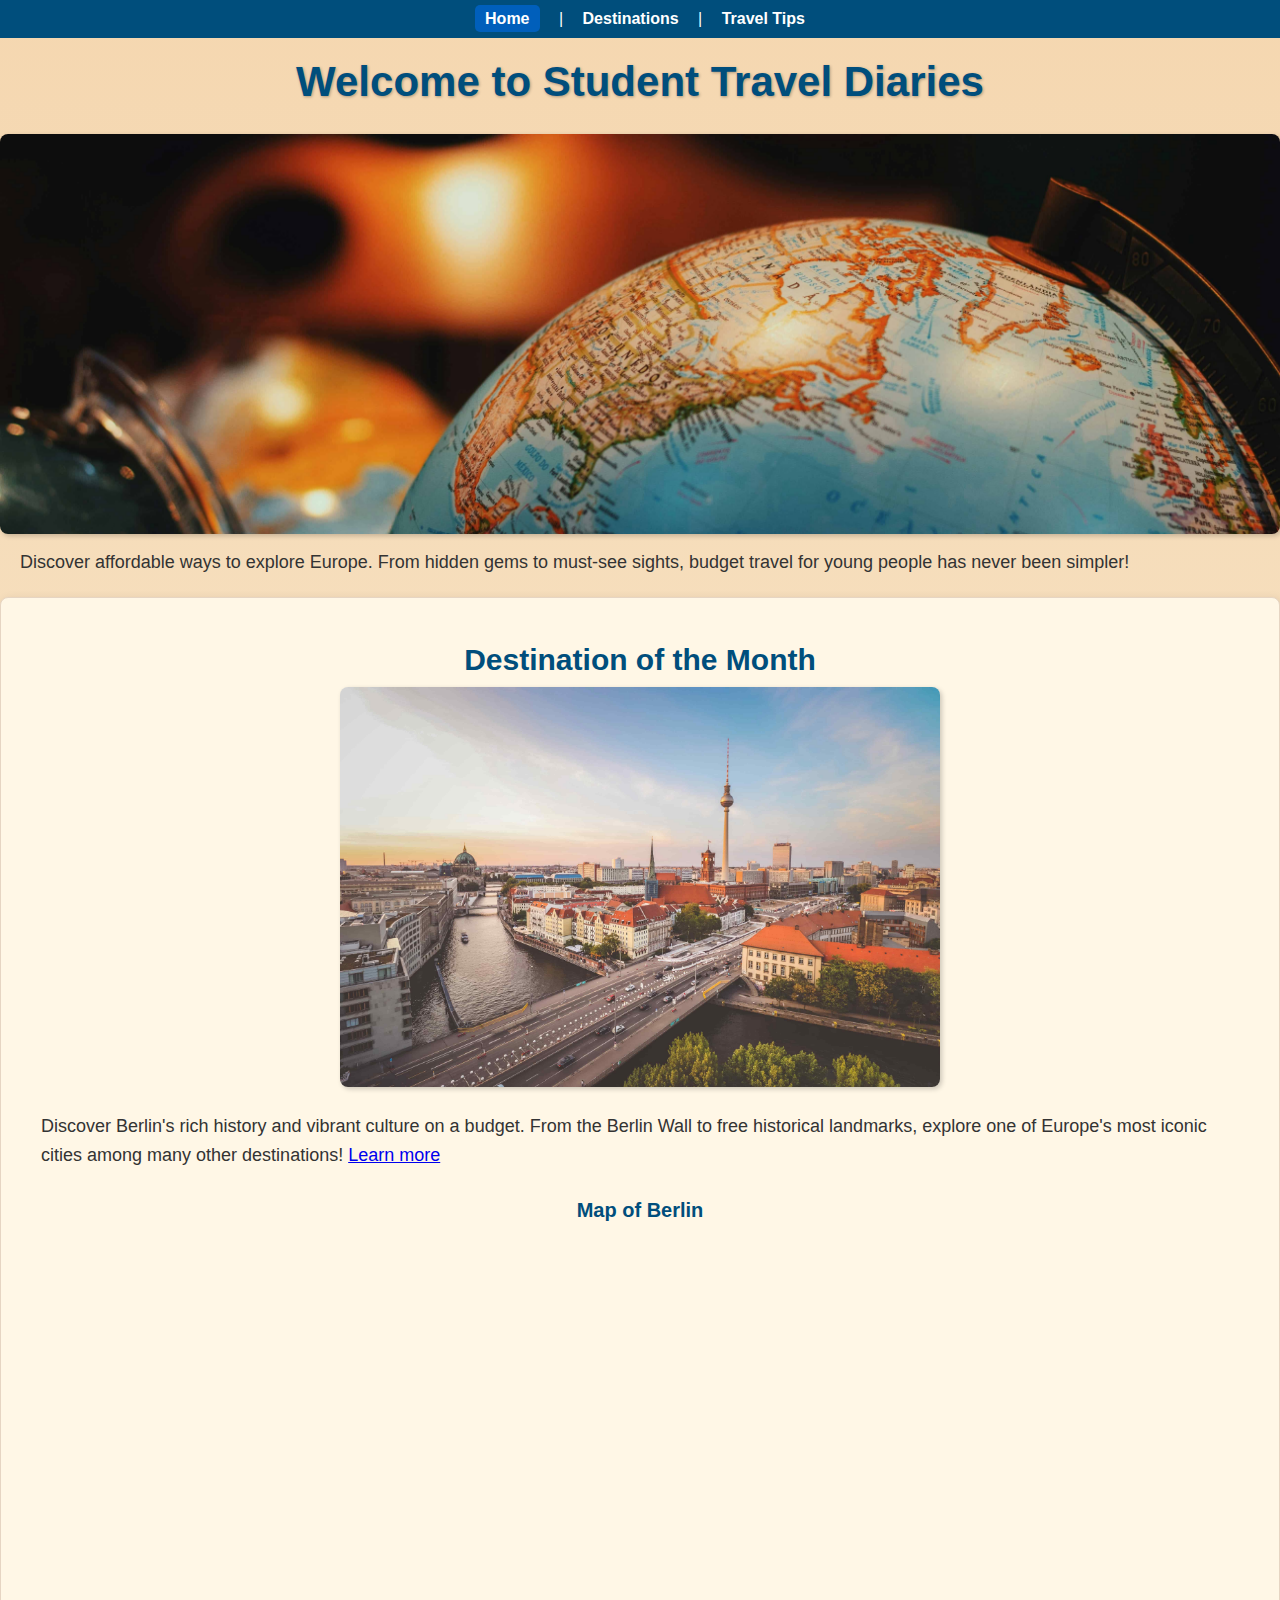
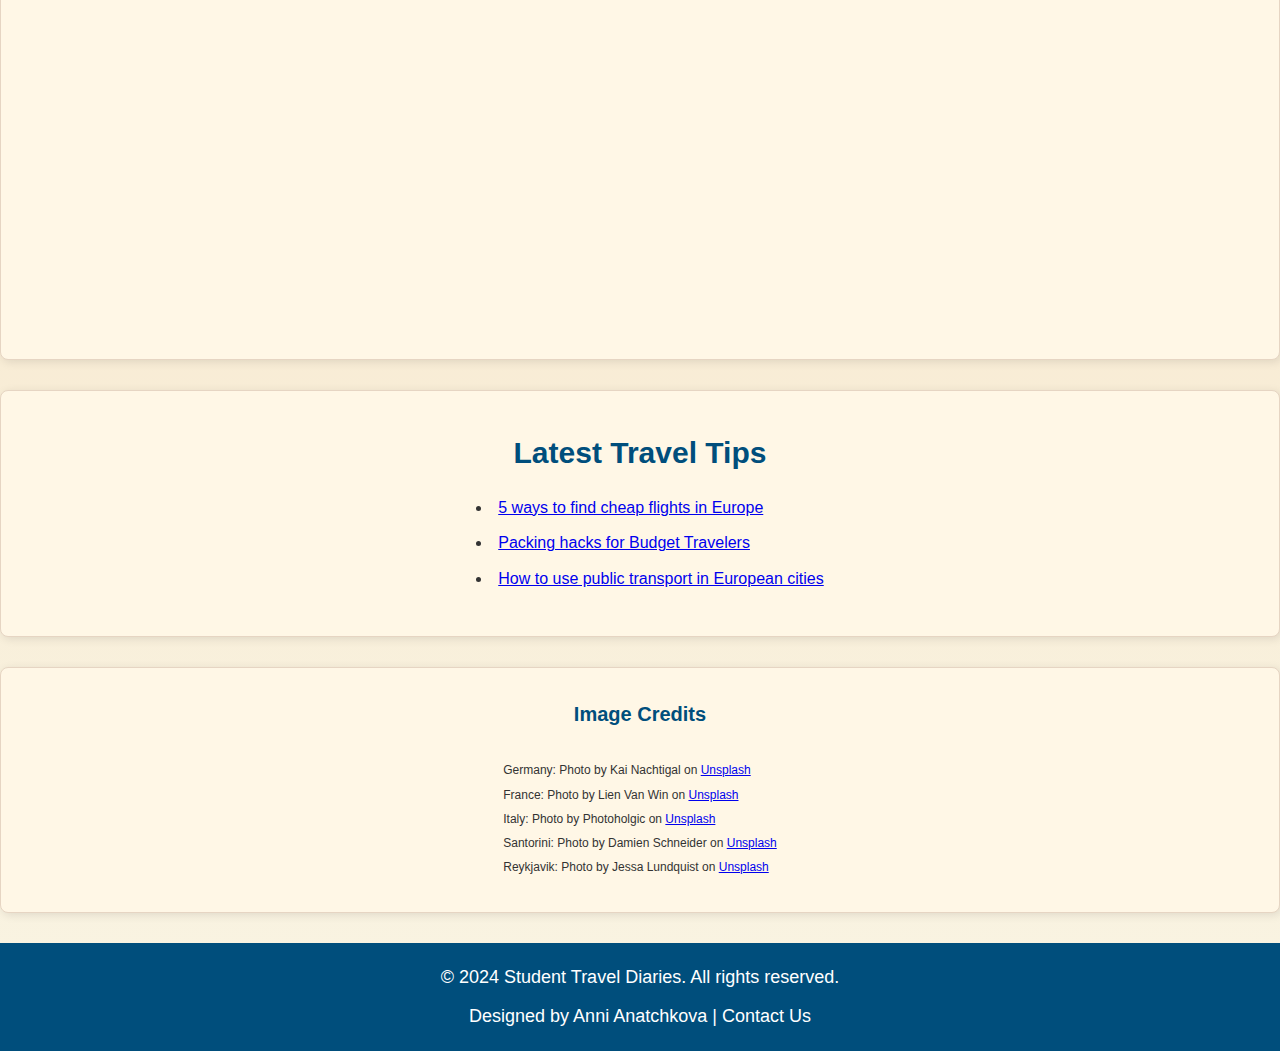
<file: index.html>
<!DOCTYPE html>
<html lang="en">
<head>
    <meta charset="UTF-8">
    <meta name="viewport" content="width=device-width, initial-scale=1.0">
    <meta name="description" content="Discover budget-friendly travel tips and destination guides across Europe. Perfect for students and budget-conscious travelers looking to explore Europe on a budget.">
    <meta name="keywords" content="budget travel, European travel, student travel, affordable trips, travel tips, destination guides">
    <meta name="author" content="Anni Anatchkova">
    <title>Student Travel Diaries | Budget-Friendly European Travel Tips</title>
    <link rel="stylesheet" href="style.css">
</head>
<body>
    <nav>
        <a href="index.html" class="active">Home</a> |
        <a href="one.html">Destinations</a> |
        <a href="two.html">Travel Tips</a>
    </nav>

    <h1>Welcome to Student Travel Diaries</h1>
    <img src="juliana-kozoski-banner.jpg" alt="A colorful globe showcasing world destinations" style="width: 100%; max-height: 400px; object-fit: cover;">
    <p>Discover affordable ways to explore Europe. From hidden gems to must-see sights, budget travel for young people has never been simpler!</p>

    
    <section>
        <h2>Destination of the Month</h2>
        <img src="florian-wehde-berlin.jpg" alt = "Berlin landscape" style="width: 100%; max-width: 600px;">
        <p>Discover Berlin's rich history and vibrant culture on a budget. From the Berlin Wall to free historical landmarks, explore one of Europe's most iconic cities among many other destinations! <a href = "one.html">Learn more</a></p>

         <!-- Embed Google Map -->
    <h3>Map of Berlin</h3>
    
    <div class="responsive-embed">
        <iframe 
            src="https://www.google.com/maps/embed?pb=!1m18!1m12!1m3!1d2410.568640678182!2d13.388859415668035!3d52.517036579811004!2m3!1f0!2f0!3f0!3m2!1i1024!2i768!4f13.1!3m3!1m2!1s0x47a851e13a2e3e6b%3A0xb5f85868d4eae18c!2sBrandenburg%20Gate!5e0!3m2!1sen!2sde!4v1636738221343!5m2!1sen!2sde" 
            allowfullscreen="" 
            loading="lazy">
        </iframe>
    </div>
    
    </section>

    <section>
        <h2>Latest Travel Tips</h2>
        <ul>
            <li><a href="two.html#flights">5 ways to find cheap flights in Europe</a></li>
            <li><a href="two.html#packing">Packing hacks for Budget Travelers</a></li>
            <li><a href="two.html#transport">How to use public transport in European cities</a>
        </ul>
    </section>

    <section id="credits">
        <h3>Image Credits</h3>
        <ul>
            <li>Germany: Photo by Kai Nachtigal on <a href="https://unsplash.com/" target="_blank">Unsplash</a></li>
        <li>France: Photo by Lien Van Win on <a href="https://unsplash.com/" target="_blank">Unsplash</a></li>
        <li>Italy: Photo by Photoholgic on <a href="https://unsplash.com/" target="_blank">Unsplash</a></li>
        <li>Santorini: Photo by Damien Schneider on <a href="https://unsplash.com/" target="_blank">Unsplash</a></li>
        <li>Reykjavik: Photo by Jessa Lundquist on <a href="https://unsplash.com/" target="_blank">Unsplash</a></li>  
        </ul>
    </section>

    <footer>
        <p>&copy; 2024 Student Travel Diaries. All rights reserved.</p>
        <p>Designed by Anni Anatchkova | <a href="mailto:contact@studenttraveldiaries.com">Contact Us</a></p>
    </footer>

    
</body>
</html>
</file>
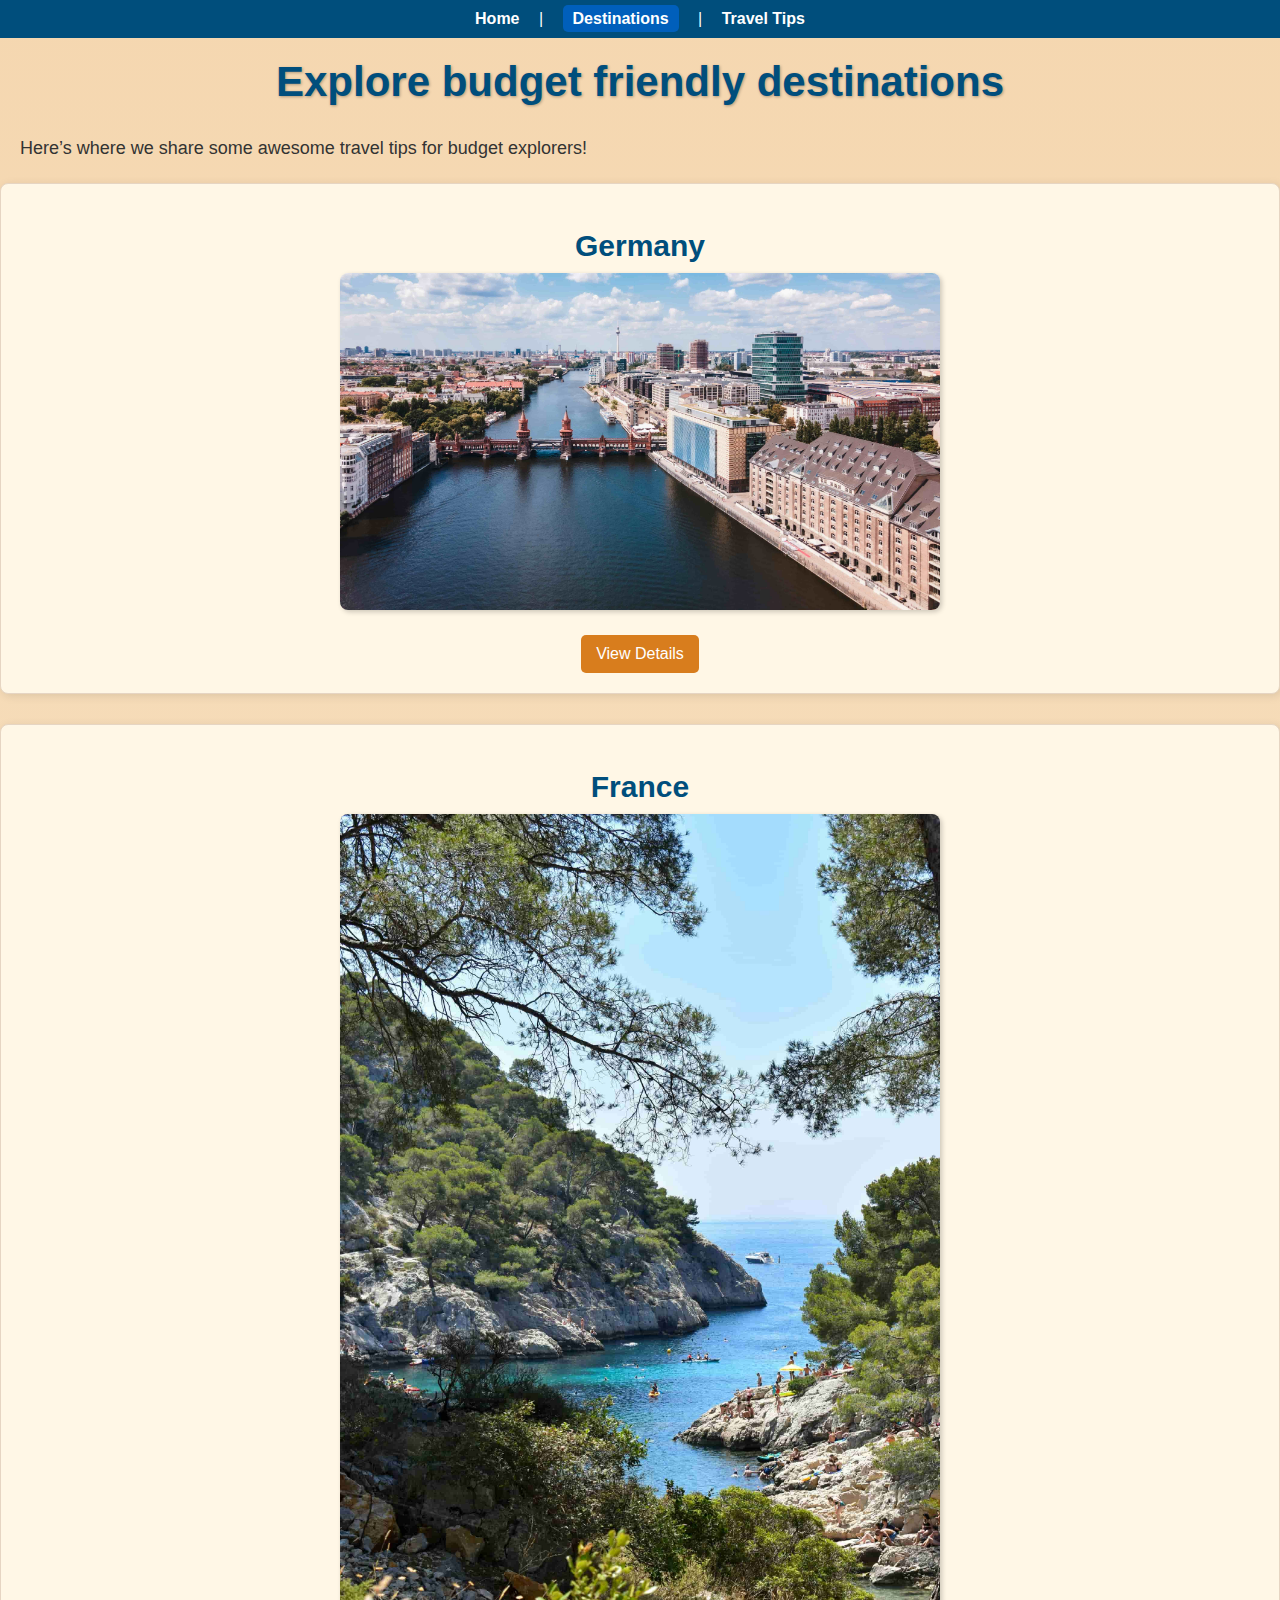
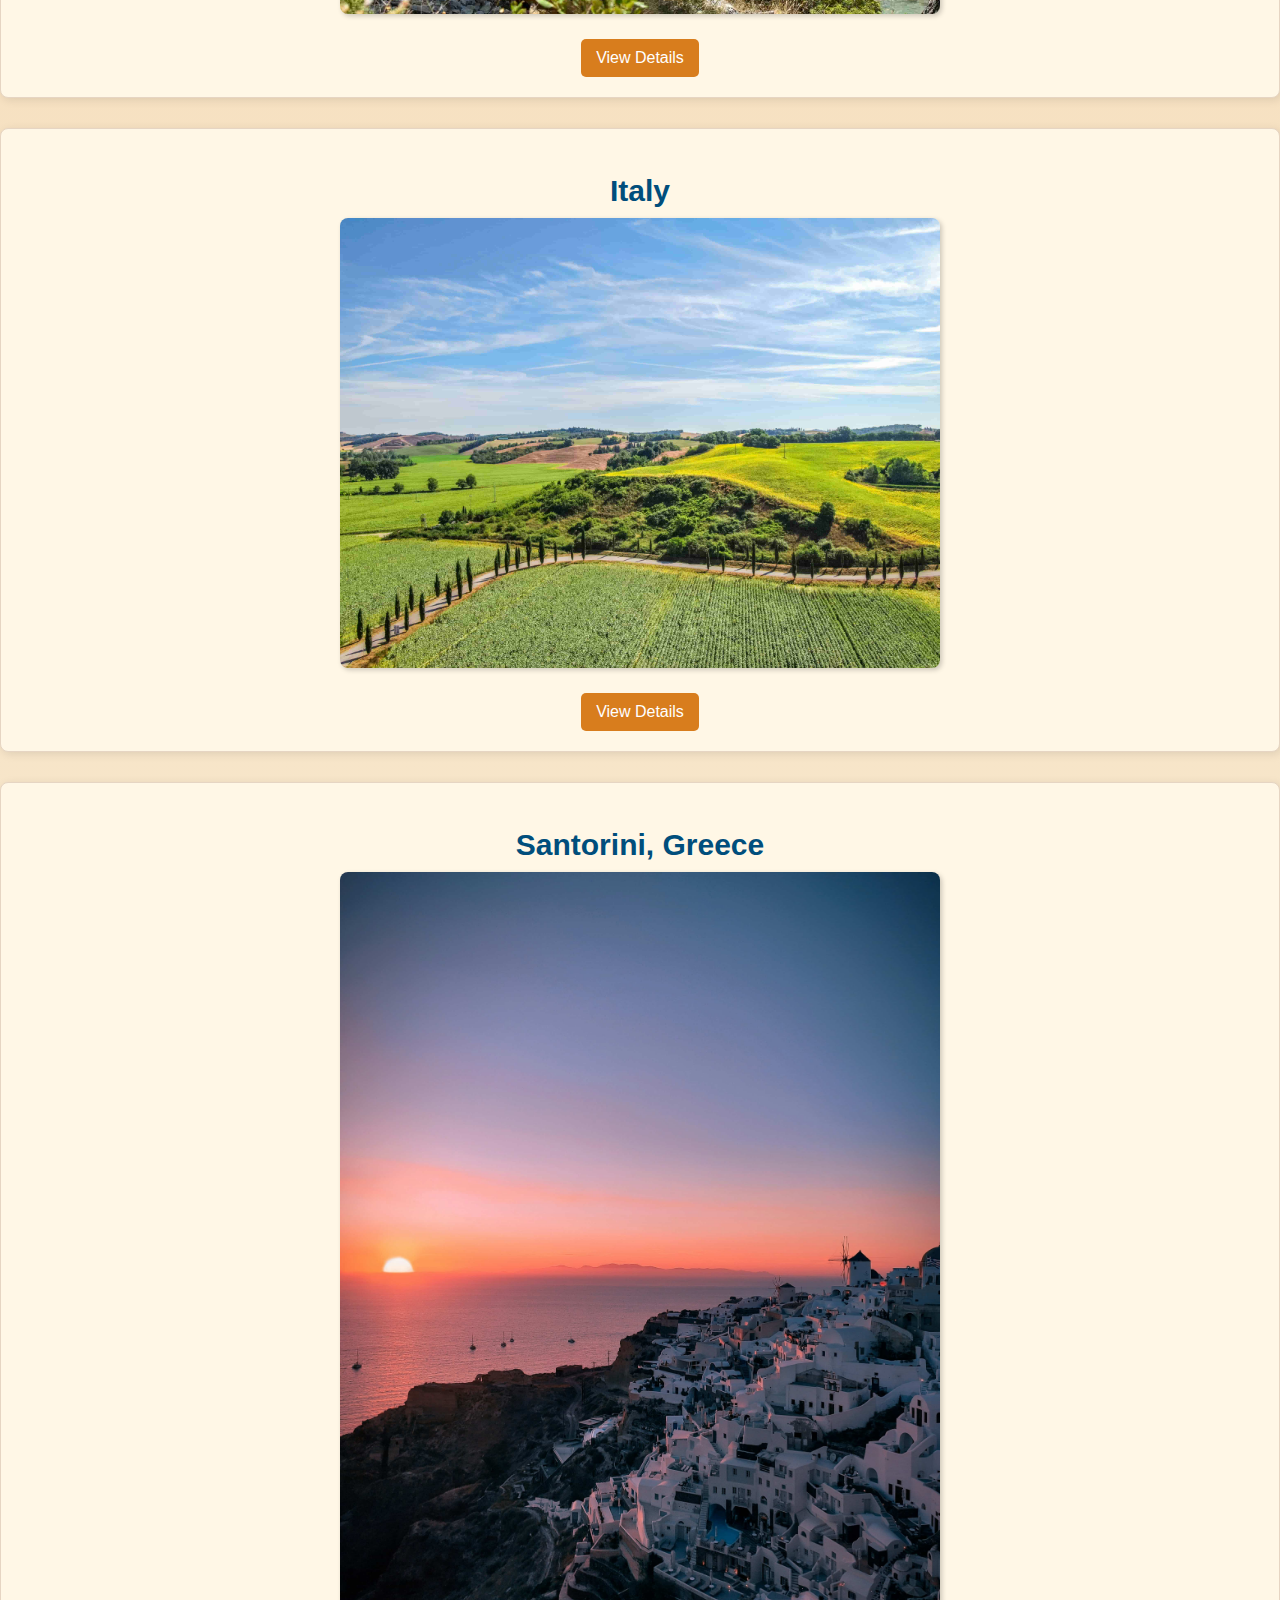
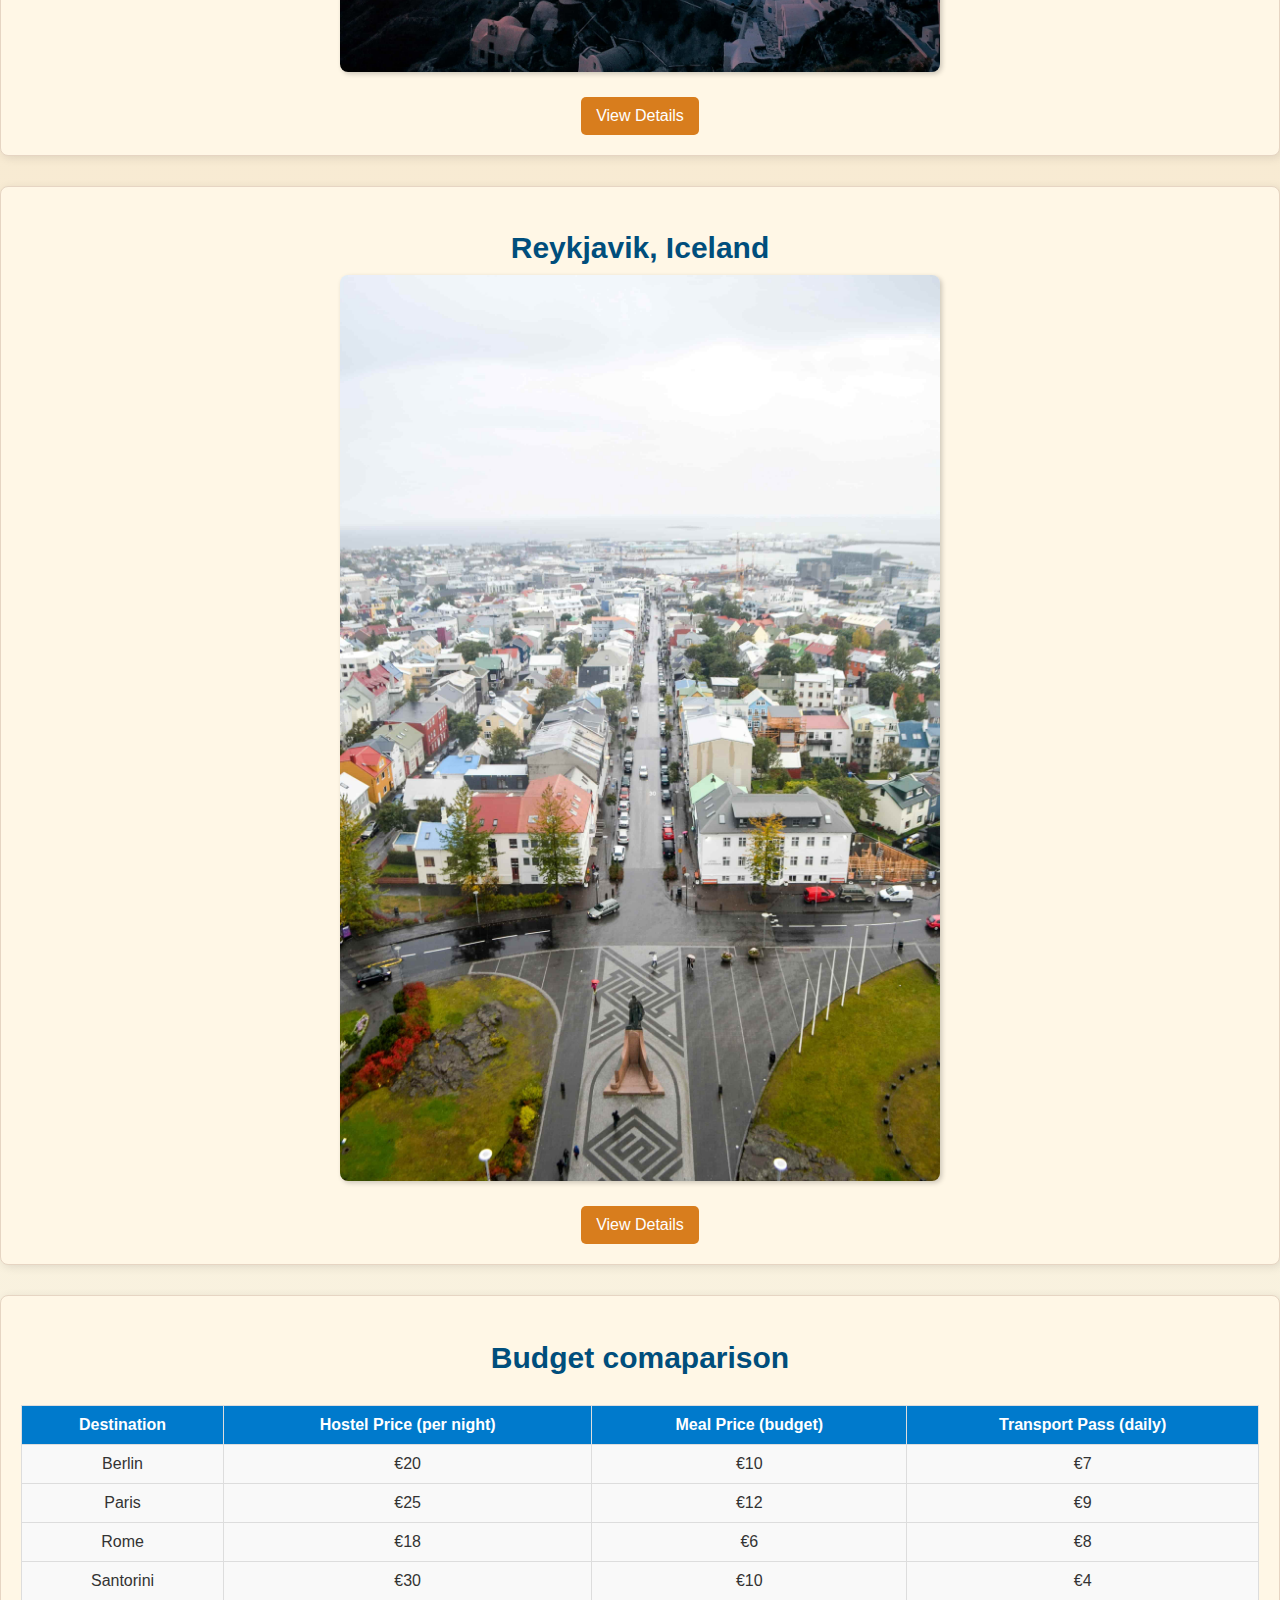
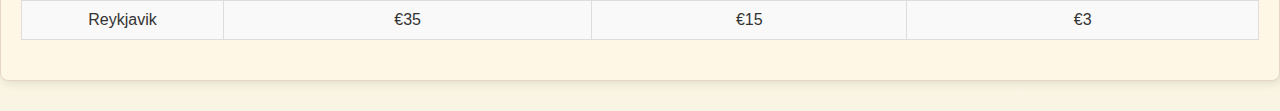
<file: one.html>
<!DOCTYPE html>
<html lang="en">
<head>
    <meta charset="UTF-8">
    <meta name="viewport" content="width=device-width, initial-scale=1.0">
    <meta name="description" content="Discover budget-friendly travel tips and destination guides across Europe. Perfect for students and budget-conscious travelers looking to explore Europe on a budget.">
    <meta name="keywords" content="budget travel, European travel, student travel, affordable trips, travel tips, destination guides">
    <meta name="author" content="Anni Anatchkova">
    <title>Page One | Student Travel Diaries</title>
    <link rel="stylesheet" href="style.css">
</head>
<body>
    <nav>
        <a href="index.html">Home</a> |
        <a href="one.html" class="active">Destinations</a> |
        <a href="two.html">Travel Tips</a>
    </nav>

    <!-- Main content for one.html -->
    <h1>Explore budget friendly destinations</h1>
    <p>Here’s where we share some awesome travel tips for budget explorers!</p>

    <section>
        <h2>Germany</h2>
        <img src="kai-nachtigal-germany-berlin.jpg" alt="Berlin skyline" style="width: 100%; max-width: 600px; border-radius: 8px;">
        <button onclick="toggleDetails('germany-details')">View Details</button>
        <div id="germany-details" style="display: none;">

            <p>
                Germany is a country that seamlessly blends history, culture, and natural beauty - all within a budget-friendly package.
                Start your journey in Berlin, where the echoes of the past come alive at landmarks like the Berlin Wall Memorial and Brandenburg Gate.
                These iconic sites are not only free to visit but also provide insights into Germany's modern history.
            </p>

            <p>
                For nature lovers, the Black Forest awaits with its fairy-tale charm. Imagine hiking through lush trails that inspired the Brothers Grimm,
                or exploring picturesque villages nestled in the hills. Munich, on the other hand, offers a laid-back Bavarian vibe with plenty of
                free and affordable attractions. Don't miss the sprawling English Garden, a perfect spot for a leisurly afternoon.
            </p>

            <p>
            Whether you’re hopping between cities with the Deutschland-Ticket or staying in cozy hostels starting at just €20 a night, Germany offers 
            an incredible adventure for budget-conscious travelers.
            </p>
        </div>
    </section>

    <section>
        <h2>France</h2>
        <img src="lien-van-win-cassis.jpg" alt="Cassis beach with turquoise water and cliffs" style="width: 100%; max-width: 600px; border-radius: 8px;">
        <button onclick="toggleDetails('france-details')">View Details</button>
        <div id ="france-details" style ="display: none;">

            <p>
                France may be synonymous with luxury, but it’s also a paradise for budget travelers who want to soak up its charm without overspending.
                In Paris, take a leisurely stroll through Montmartre, where cobblestone streets lead to quaint cafes and stunning views from the Sacré-Cœur.
                For a relaxing evening, grab a baguette and some cheese and enjoy a sunset picnic by the Seine—it’s as romantic as it is affordable.
            </p>
           
            <p>
                If you venture beyond the capital, France’s diverse regions promise unique experiences. In Lyon, the gastronomic heart of the country, 
                explore its UNESCO-listed Old Town and feast on local delicacies without breaking the bank. For those craving nature, the lavender fields 
                of Provence offer a magical escape that’s perfect for travelers looking to unplug and unwind.
            </p>

            <p>
             With affordable hostels starting at €25 a night and free museum entry on select days, France is proof that the finer things in life
             don't have to come with a hefty price tag.  
            </p>

        </div>
    </section>

    <section>
        <h2>Italy</h2>
        <img src="photoholgic-countryside-italy.jpg" alt="Countryside in Tuscany, Italy" style="width: 100%; max-width: 600px; border-radius: 8px;">
        <button onclick="toggleDetails('italy-details')">View Details</button>
        <div id="italy-details" style="display: none;">

            <p>
                Italy is a dream destination for travelers seeking history, culture and mouthwatering cuisine - all without emptying their wallets.
                Begin your journey in Rome, where ancient landamarks like the Colosseum and Roman Forum offer a glimpse into the glory of the past.
                Many of these sites can be enjoyed for free or at minimal cost with city passes.
            </p>

            <p>
                For a romantic escape, Venice is a must-visit. Wandering through its winding streets and cross iconic bridges like the Rialto.
                While gondola rides can be pricey, exploring the city by foot or vaporetto (water bus) offers just as much magic for a fraction of the cost.
            </p>

            <p>
                And don't forget Florence, the birthplace of the Renaissance. Many of its art-filled piazzas and stunning views, like the one from Piazzale Michelangelo, are completely free to enjoy.
                With affordable hostels and a world-renowned food scene, Italy proves you don't need a royal budget to live "la dolce vita."
            </p>
        </div>
    </section>

    <section>
        <h2>Santorini, Greece</h2>
        <img src="damien-schneider-santorini.jpg" alt="Santorini sunset" style="width: 100%; max-width: 600px; border-radius: 8px;">
        <button onclick="toggleDetails('santorini-details')">View Details</button>
        <div id="santorini-details" style="display: none;">
            <p>
                Santorini is the jewel of the Aegean, offering breathtaking sunsets, iconic whitewashed buildings, and an abundance of natural beauty. 
                Explore the charming streets of Oia, bask in the sun on its unique volcanic beaches, and enjoy fresh Mediterranean flavors at affordable tavernas.
            </p>
    
            <p>
                Whether you're sipping local wines at a scenic vineyard or hiking the caldera trail between Fira and Oia, there’s plenty to experience without breaking the bank.
                For budget accommodations, Santorini offers cozy guesthouses starting at just €30 a night.
            </p>
    
            <p>
                Transportation around the island is easy with budget-friendly bus services. A day pass costs only €4, making it perfect for exploring multiple villages and viewpoints.
            </p>
        </div>
    </section>

    <section>
        <h2>Reykjavik, Iceland</h2>
        <img src="jessa-lundquist-reyjkiavik.jpg" alt="Reykjavik skyline with colorful houses" style="width: 100%; max-width: 600px; border-radius: 8px;">
        <button onclick="toggleDetails('reykjavik-details')">View Details</button>
        <div id="reykjavik-details" style="display: none;">
            <p>
                Reykjavik is the gateway to Iceland's stunning natural landscapes and vibrant Nordic culture. Stroll through the colorful streets, visit the iconic Hallgrímskirkja church, 
                and take a dip in the famous Blue Lagoon for a memorable experience.
            </p>
    
            <p>
                Day trips to the Golden Circle and nearby waterfalls are a must, and you can find budget-friendly tours to suit any traveler. Reykjavik also boasts plenty of free attractions, 
                like scenic walking paths along the coastline.
            </p>
    
            <p>
                Budget travelers can enjoy hostel stays starting at €35 per night, while public transport options make it easy to explore the city for just €3 per trip.
            </p>
        </div>
    </section>
    
    
    <section>
        <h2>Budget comaparison</h2>
        <table>
            <thead>
                <tr>
                    <th>Destination</th>
                    <th>Hostel Price (per night)</th>
                    <th>Meal Price (budget)</th>
                    <th>Transport Pass (daily)</th>
                </tr>
            </thead>
            <tbody>

                <tr>
                    <td>Berlin</td>
                    <td>€20</td>
                    <td>€10</td>
                    <td>€7</td>
                </tr>
                
                <tr>
                    <td>Paris</td>
                    <td>€25</td>
                    <td>€12</td>
                    <td>€9</td>
                </tr>

                <tr>
                    <td>Rome</td>
                    <td>€18</td>
                    <td>€6</td>
                    <td>€8</td>
                </tr>
                <tr>
                    <td>Santorini</td>
                    <td>€30</td>
                    <td>€10</td>
                    <td>€4</td>
                </tr>
                <tr>
                    <td>Reykjavik</td>
                    <td>€35</td>
                    <td>€15</td>
                    <td>€3</td>
                </tr>  
            </tbody>
        </table>
    </section>

    <script>
        function toggleDetails(id) {
            const details = document.getElementById(id);
            details.style.display = details.style.display === 'none' ? 'block' : 'none';
        }
    </script>
</body>
</html>
</file>
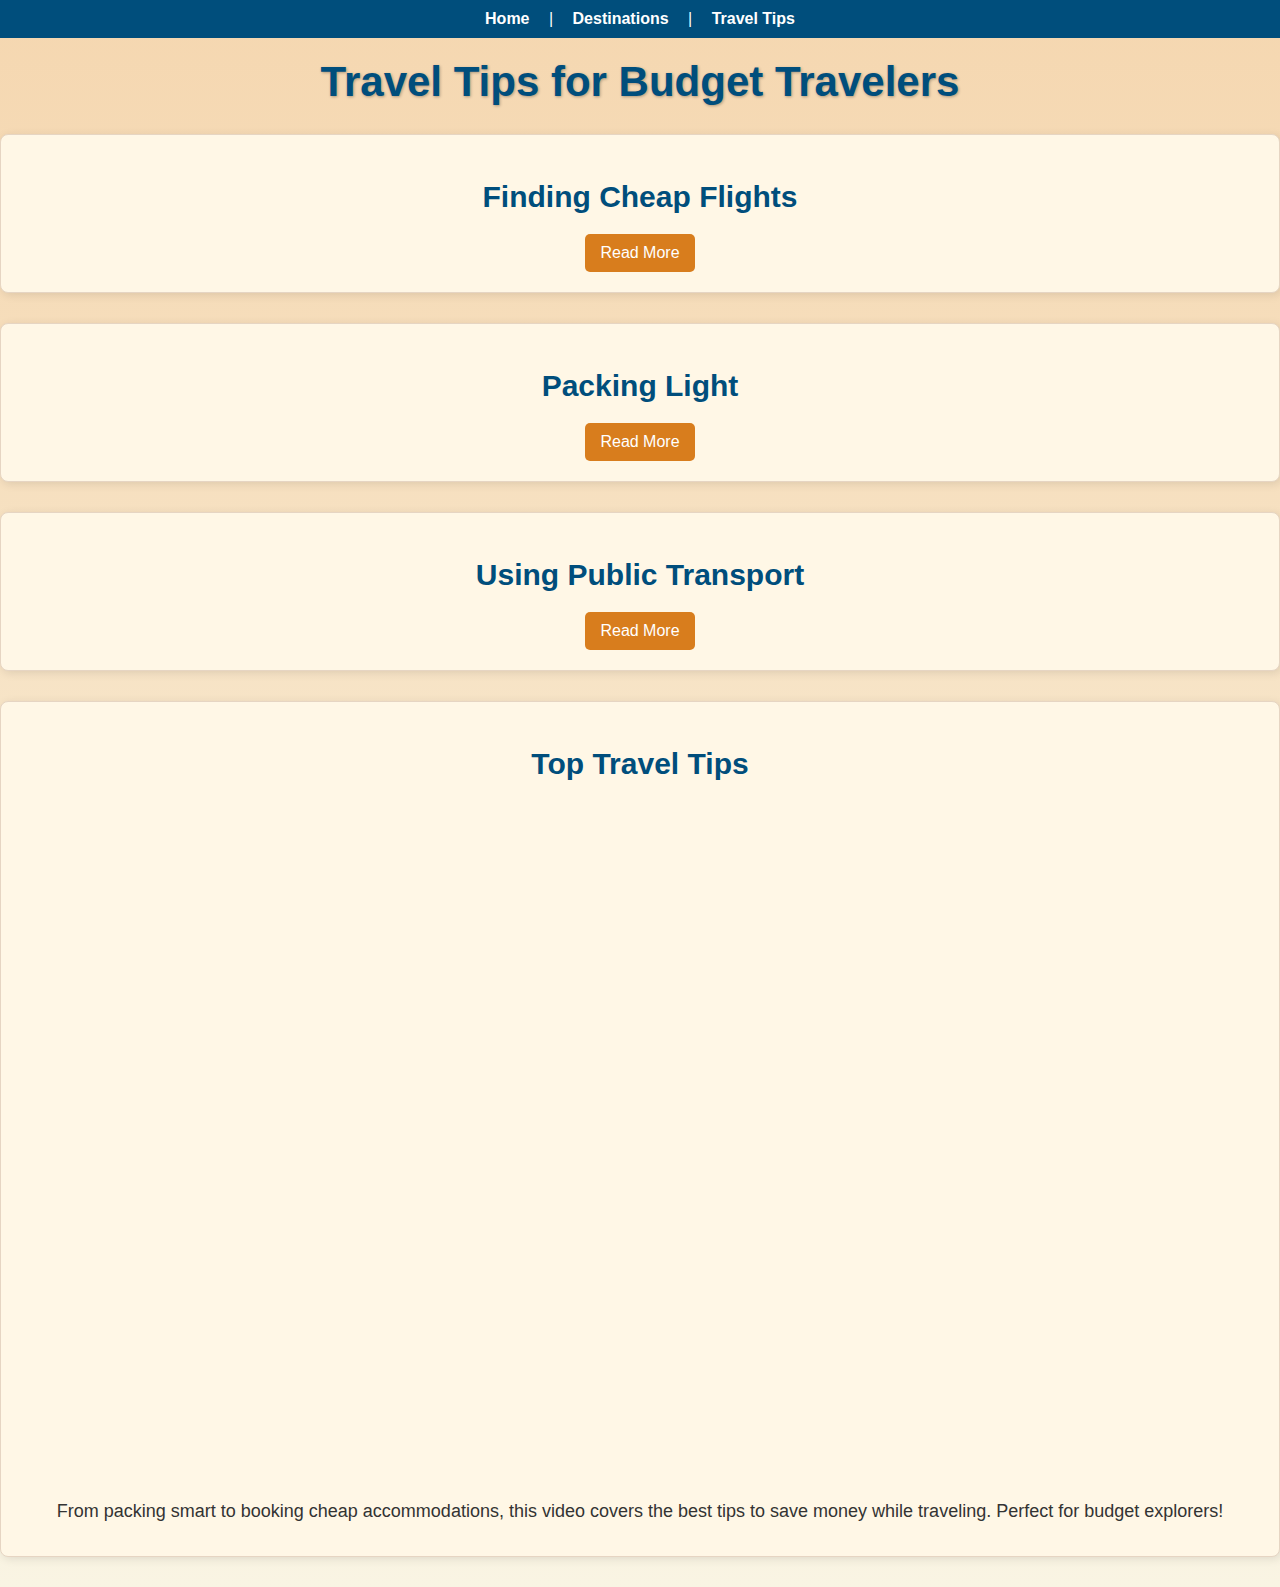
<file: two.html>
<!DOCTYPE html>
<html lang="en">
<head>
    <meta charset="UTF-8">
    <meta name="viewport" content="width=device-width, initial-scale=1.0">
    <meta name="description" content="Discover budget-friendly travel tips and destination guides across Europe. Perfect for students and budget-conscious travelers looking to explore Europe on a budget.">
    <meta name="keywords" content="budget travel, European travel, student travel, affordable trips, travel tips, destination guides">
    <meta name="author" content="Anni Anatchkova">
    <title>Page Two | Student Travel Diaries</title>
    <link rel="stylesheet" href="style.css">
</head>
<body>
    <nav>
        <a href="index.html">Home</a> |
        <a href="one.html">Destinations</a> |
        <a href="two.html">Travel Tips</a>
    </nav>

    <h1>Travel Tips for Budget Travelers</h1>

    <section>
        <h2>Finding Cheap Flights</h2>
        <button onclick="toggleTips('flights-tips')">Read More</button>
        <div id="flights-tips" style="display: none;">

            <p>Flying doesn't have to break the bank! Here are a few tips to make sure you get the best deals on airfare:</p>
            <ul>
                <li>Use Skyscanner or Google Flights for price alerts</li>
                <li>Be flexible with your travel dates-midweek and off-season  flights are usually cheaper.</li>
                <li>Consider budget airlines, but double - check their baggage policies to avoid unexpected fees.</li>
            </ul>
        </div>
    </section>

    <section>
        <h2>Packing Light</h2>
        <button onclick="toggleTips('packing-tips')">Read More</button>
        <div id="packing-tips" style="display: none;">
            
            <p>Mastering the art of packing light is essential for stress-free and budget-friendly travel:</p>
            <ul>
                <li>Stick to carry-on luggage for short trips - it saves money and time at the airport.</li>
                <li>Invest in packing cubes to keep your belongings organized and maximize suitcase space.</li>
                <li>Pack versatile clothing you can layer for different weather conditions.</li>
            </ul>
        </div>
    </section>

    <section>
        <h2>Using Public Transport</h2>
        <button onclick="toggleTips('transport-tips')">Read More</button>
        <div id="transport-tips" style="display: none;">
           
            <p>Public transport is the lifeline of budget travel in Europe. Here’s how to make the most of it:</p>
        <ul>
            <li>Get multi-day transport passes for metro systems—they’re cheaper and convenient.</li>
            <li>Research apps like Citymapper to navigate unfamiliar cities efficiently.</li>
            <li>Always validate your tickets! Some countries, like Germany, have strict enforcement with hefty fines.</li>
        </ul>
        </div>
    </section>

    <section id="top-tips">
        <h2>Top Travel Tips</h2>
        <div class="responsive-embed">
            <iframe 
                src="https://www.youtube.com/embed/pkWKxfDa9NM?si=kcjgtvobrnNSJmag" 
                title="Top 10 Travel Hacks to Save Money While Traveling" 
                allow="accelerometer; autoplay; clipboard-write; encrypted-media; gyroscope; picture-in-picture" 
                allowfullscreen>
            </iframe>
        </div>
        
        <p>From packing smart to booking cheap accommodations, this video covers the best tips to save money while traveling. Perfect for budget explorers!</p>
    </section>
    

    <script>
        function toggleTips(id) {
            const tips = document.getElementById(id);
            tips.style.display = tips.style.display === 'none' ? 'block' : 'none';
        }
    </script>
</body>

</html>
</file>
<file: style.css>
/* General Styles */
body {
    background: linear-gradient(180deg, #f5d7b0,#f9f4e3);/* Amber gradient that fits with banner */
    font-family:'Open Sans', sans-serif; /* Body text font */
    color: #333333; /* Dark gray for text readability */
    margin: 0;
    padding: 0;
}

/* Header Styles */

/* Headers */
h1, h2 {
    font-family: 'Lato', sans-serif;

    /* NEW: Changed to match globe's blue tones */
    color: #004E7C; /* Deep blue to reflect the globe in the banner */
}

h1 {
    font-size: 42px; /* Kept large size for emphasis */
    text-align: center;
    margin-top: 20px;

    text-shadow: 1px 1px 3px rgba(0, 0, 0, 0.3); /* Added subtle shadow for emphasis */
}

h2 {
    font-size: 30px; /* Slightly smaller for secondary importance */
    margin-bottom: 10px;
    color: #004e7c;
}

/* Paragraph Text */
p {
    font-size: 16px;
    line-height: 1.5; /* Better readability */
    margin: 10px 20px; /* Adds space around paragraphs */
}

/*Sections for consistent styling */

section {
    margin: 20px auto; /* Centered sections */
    padding: 20px;
    border: 1px solid #e6d5c3; 
    border-radius: 8px; /* Rounded for softer look */
    box-shadow: 2px 2px 10px rgba(0, 0, 0, 0.1); /*Slight shadow*/
    background-color: #fff7e6;/* light beige to complement */ 

    /*styles for destination cards*/
    display:flex;
    flex-direction: column; /* Stack content vertically */
    align-items: center;
    margin-bottom: 30px; 

}

ul {
    list-style-type: disc; /* Default bullets */
    list-style-position: inside; /* Aligns bullets with text */
    padding-left: 20px;
    margin: 15px 0;
}

ul li {
    font-size: 16px; /* Slightly larger for better readability */
    margin-bottom: 10px; /* Add spacing between list items */
    line-height: 1.6; /* Adjust line spacing */
}


/*Subection headers for collapsible content*/
h3 {
    font-size: 20px;
    color: #004E7C;
}

/* Navigation Bar */
nav {
    background-color: #004e7c; /* Blue background for the navigation bar */
    color: #FFFFFF; /* White text color */
    padding: 10px;
    text-align: center;
}

nav a {
    color: #FFFFFF; /* White links */
    text-decoration: none; /* No underline */
    margin: 0 15px; /* Spacing between links */
    font-weight: bold;
}

nav a:hover {
    color: #f5d7b0; /* Accent on hover */
}

nav a.active {
    background-color: #005fbb; /* Darker blue */
    padding: 5px 10px; /* Some padding for emphasis */
    border-radius: 5px; /* Rounded corners */
}

/* Buttons */
button {
    background-color: #d87d1d; /* contrast */
    color: #FFFFFF;
    font-family: 'Lato', sans-serif;
    padding: 10px 15px;
    border: none;
    border-radius: 5px;
    cursor: pointer;
    font-size: 16px;
    transition: background-color 0.3s; /*Smooth color change */
}

button:hover {
    background-color: #bf6d16; /* Slightly darker on hover */
}

/* Collapsible Content Button Variants (NEW) */
button.collapsible {
    background-color: #007ACC; /* Blue background for collapsibles */
    color: #FFFFFF; /* White text */
    padding: 10px; /* Adjusted padding */
}

button.collapsible:hover {
    background-color: #005FBB; /* Darker blue for hover effect */
}


/* Images */

img {
    border-radius: 8px; /* Smooth edges to match section design */
    box-shadow: 2px 2px 5px rgba(0, 0, 0, 0.2); /* Subtle shadow for depth */
    max-width: 100%; /* Ensures responsiveness */
}

table {
    width: 100%; /* Make it stretch across the section */
    border-collapse: collapse; /* Remove double borders */
    margin: 20px 0; /* Add  spacing around */
}

th, td {
    border: 1px solid #ddd; /* Light border around cells */
    padding: 10px;
    text-align: center;
}

/* Header-specific styles */
th {
    background-color: #007ACC;
    color: white;
    font-weight: bold;
}

/* Data cell-specific styles */
td {
    background-color: #f9f9f9; /* Light gray for table data */
}

footer {
    background-color: #004E7C !important; /* Enforce the background color */
    color: #FFFFFF !important; /* Enforce white text */
    padding: 10px;
    text-align: center;
    font-size: 14px;
}

footer p, footer a {
    color: #FFFFFF !important; /* Ensure all text and links are white */
    text-decoration: none; /* Optional: remove underline */
}

footer a:hover {
    text-decoration: underline; /* Optional hover effect */
}

/* New: Responsive embed container for maps and videos */
.responsive-embed {
    position: relative;
    width: 100%;
    padding-bottom: 56.25%; /* Aspect ratio for 16:9 */
    height: 0;
    overflow: hidden;
}

.responsive-embed iframe {
    position: absolute;
    top: 0;
    left: 0;
    width: 100%; /* Scale iframe to fit the container */
    height: 100%; /* Maintain aspect ratio */
    border: 0; /* Remove default iframe border */
}

@media (max-width: 768px) {
    nav a {
        display: block;
        margin: 10px 0;
    }
    img {
        width: 100%;
        margin-bottom: 15px;
    }
    .responsive-embed {
        padding-bottom: 75%; /* Optional: Adjust for taller ratio on smaller screens */
    }

    iframe {
        max-width: 100%; /* Prevent iframe from exceeding screen width */
        height: auto; /* Maintain aspect ratio dynamically */
    }
    
    button {
        margin-top: 10px;
        margin-bottom: 20px;
        width: 80%;
    }
}

@media (min-width:768px) {
    p {
        font-size: 18px;
        line-height: 1.6;
        color: #333;
    }
     /* Add spacing specifically for desktop */
     section img {
        margin-bottom: 15px; /* Extra space between image and button */
    }

    section button {
        margin-top: 10px; /* Ensure enough space above the button */
        width: auto; /* Buttons don't stretch unnecessarily on desktop */
        display: block; /* Ensure buttons stay aligned properly */
    }
}

#credits {
    background-color: #fff7e6;
    padding: 15px;
    border-radius: 8px;
    font-size: 14px;
    color: #333;
    margin-top: 30px;
}

#credits ul {
    list-style-type: none;
    padding: 0;
}

#credits ul li {
    margin-bottom: 5px;
    font-size: 12px;
}
</file>
